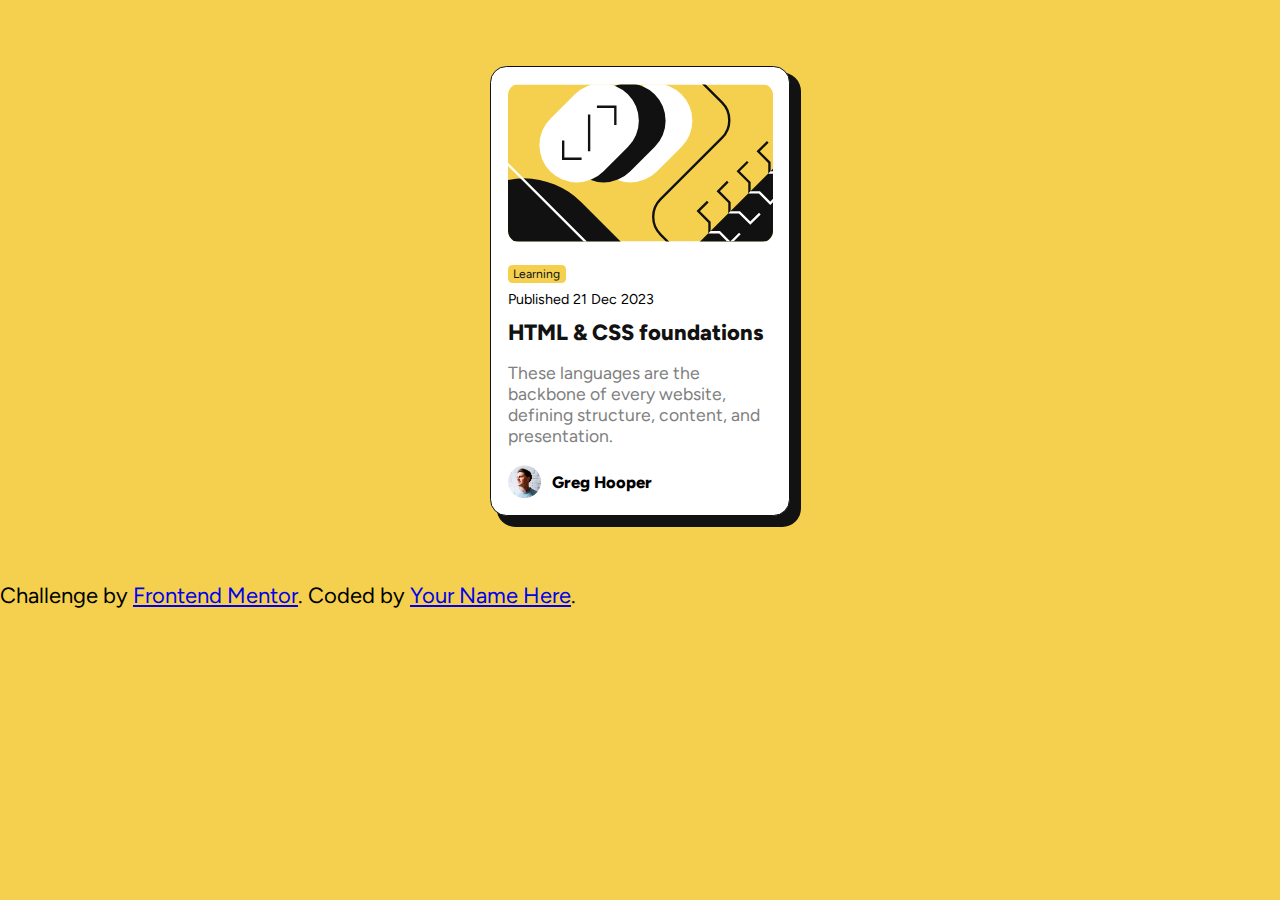
<file: blog-preview-card-main/index.html>
<!DOCTYPE html>
<html lang="en">

<head>
  <meta charset="UTF-8">
  <meta name="viewport" content="width=device-width, initial-scale=1.0">
  <!-- displays site properly based on user's device -->

  <link rel="icon" type="image/png" sizes="32x32" href="./assets/images/favicon-32x32.png">

  <title>Frontend Mentor | Blog preview card</title>
  <link rel="stylesheet" href="styles/styles.css">
</head>

<body>

  <div class="card">
    <img src="assets/images/illustration-article.svg" alt="Card image" class="card-image">
    <div class="card-info">
      <span class="card-tag">
        Learning
      </span>
      <p class="date-published">Published 21 Dec 2023</p>

      <a href="#" class="card-title">HTML & CSS foundations</a>
      <p class="card-description"> These languages are the backbone of every website, defining structure, content, and
        presentation.</p>
      <div class="card-author">
        <img src="assets/images/image-avatar.webp" alt="Card author">
        <p class="card-author-name">Greg Hooper</p>
      </div>
    </div>

  </div>








  <div class="attribution">
    Challenge by <a href="https://www.frontendmentor.io?ref=challenge" target="_blank">Frontend Mentor</a>.
    Coded by <a href="#">Your Name Here</a>.
  </div>
</body>

</html>
</file>
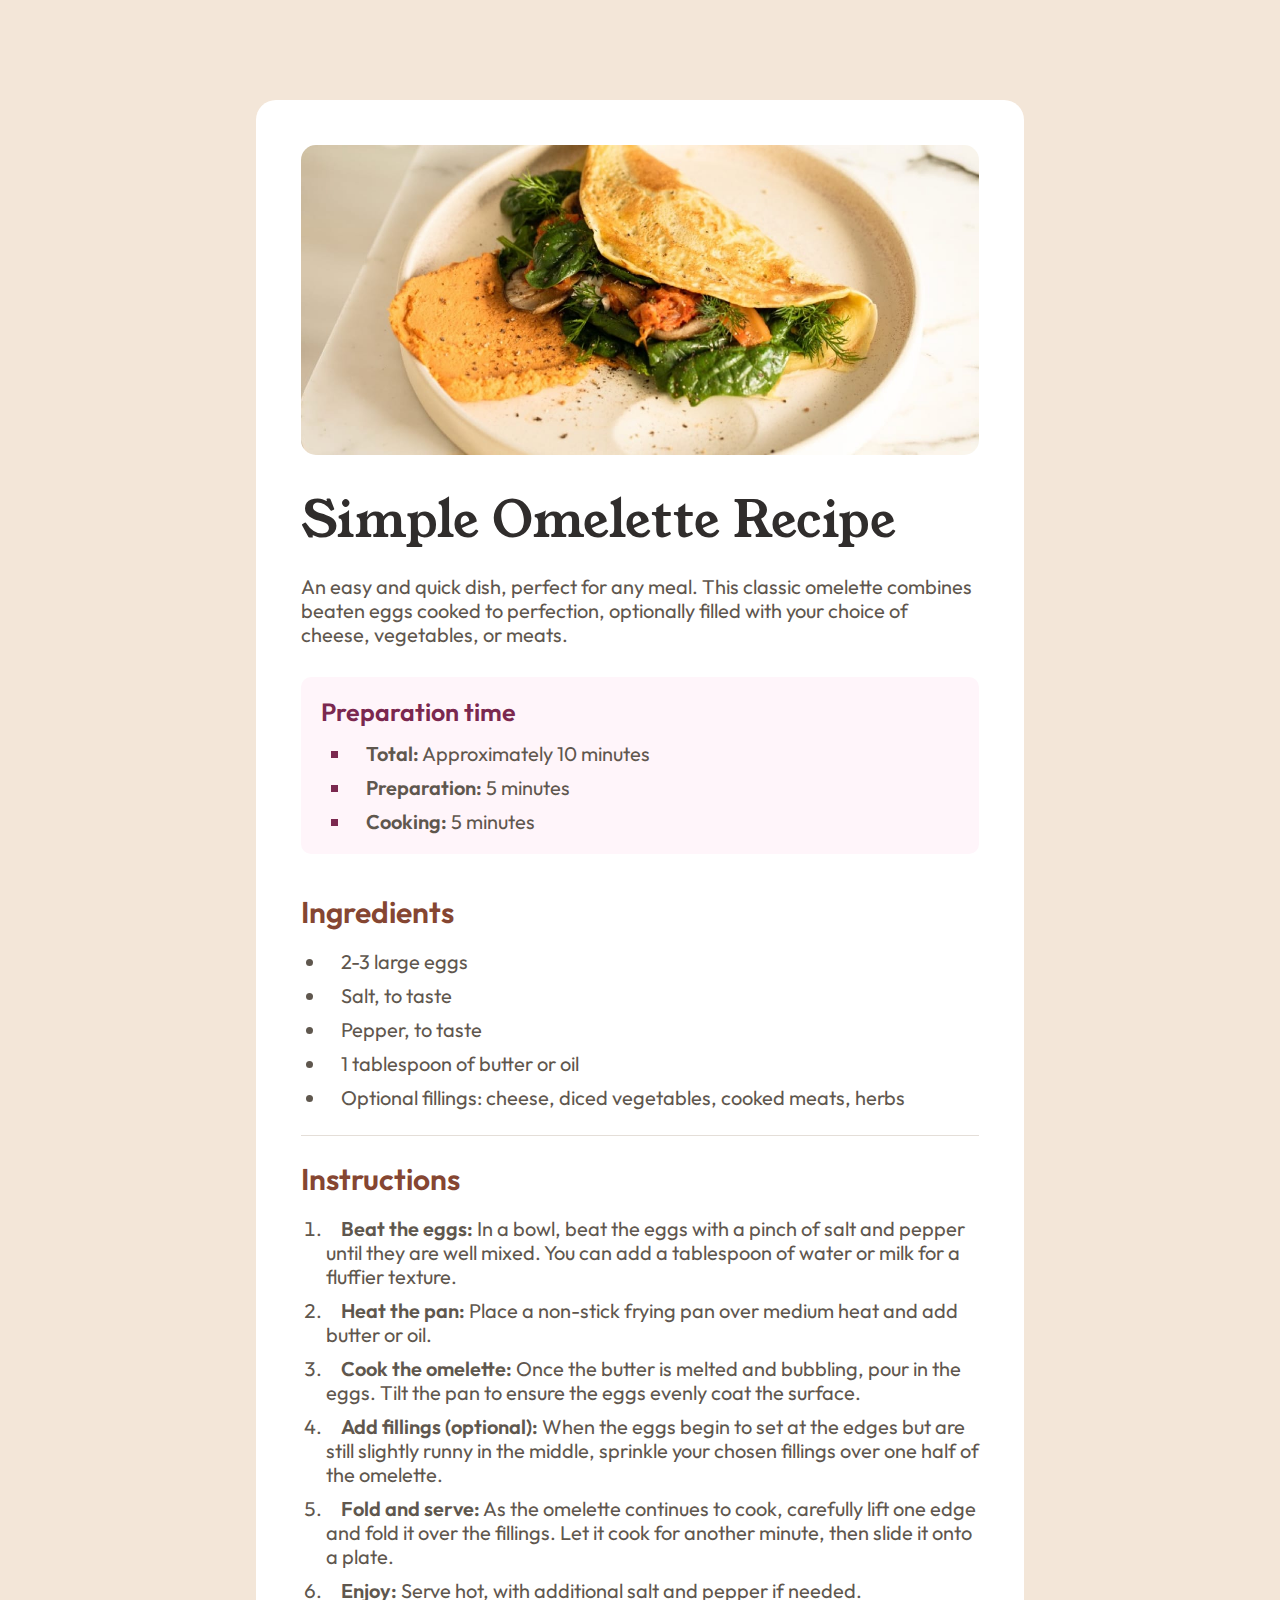
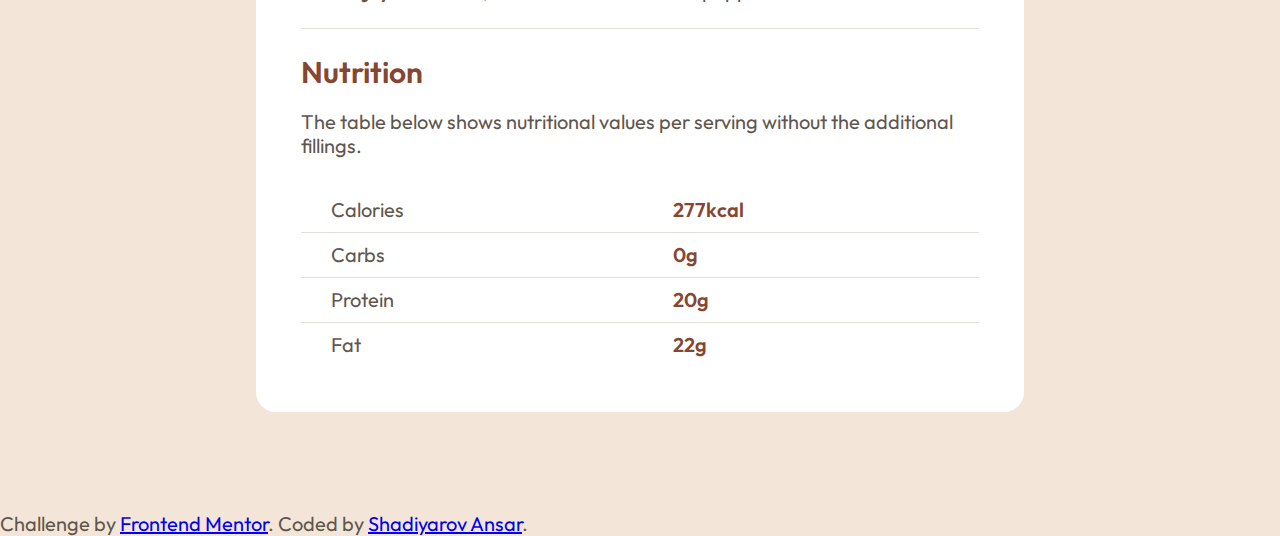
<file: recipe-page-main/index.html>
<!DOCTYPE html>
<html lang="en">

<head>
  <meta charset="UTF-8">
  <meta name="viewport" content="width=device-width, initial-scale=1.0">
  <!-- displays site properly based on user's device -->

  <link rel="icon" type="image/png" sizes="32x32" href="./assets/images/favicon-32x32.png">

  <title>Frontend Mentor | Recipe page</title>

  <link rel="stylesheet" href="styles/styles.css">
</head>

<body>
  <div class="whole-wrapper">

    <img src="assets/images/image-omelette.jpeg" alt="Omelette" class="main-image">

    <div class="mobile-wrapper">

      <h1>
        Simple Omelette Recipe
      </h1>

      <p>
        An easy and quick dish, perfect for any meal. This classic omelette combines beaten eggs cooked
        to perfection, optionally filled with your choice of cheese, vegetables, or meats.
      </p>
    </div>



    <div class="preparation mobile-wrapper">
      <h3>
        Preparation time
      </h3>

      <ul>
        <li>
          <span>Total:</span> Approximately 10 minutes
        </li>
        <li>
          <span>Preparation:</span> 5 minutes
        </li>
        <li>
          <span>Cooking:</span> 5 minutes
        </li>
      </ul>
    </div>


    <div class="ingredients mobile-wrapper">
      <h2>
        Ingredients
      </h2>

      <ul>
        <li>
          <span>
            2-3 large eggs
          </span>
        </li>
        <li>
          <span>
            Salt, to taste
          </span>
        </li>
        <li>
          <span>
            Pepper, to taste
          </span>
        </li>
        <li>
          <span>
            1 tablespoon of butter or oil
          </span>
        </li>
        <li>
          <span>
            Optional fillings: cheese, diced vegetables, cooked meats, herbs
          </span>
        </li>
      </ul>
    </div>


    <div class="instructions mobile-wrapper">
      <h2>
        Instructions
      </h2>

      <ol>
        <li><span>Beat the eggs:</span> In a bowl, beat the eggs with a pinch of salt and pepper until they are well
          mixed.
          You can add a tablespoon of water or milk for a fluffier texture.</li>
        <li><span>Heat the pan:</span> Place a non-stick frying pan over medium heat and add butter or oil.</li>
        <li><span>Cook the omelette:</span> Once the butter is melted and bubbling, pour in the eggs. Tilt the pan to
          ensure
          the eggs evenly coat the surface.</li>
        <li><span>Add fillings (optional):</span> When the eggs begin to set at the edges but are still slightly runny
          in
          the
          middle, sprinkle your chosen fillings over one half of the omelette.</li>
        <li><span>Fold and serve:</span> As the omelette continues to cook, carefully lift one edge and fold it over the
          fillings. Let it cook for another minute, then slide it onto a plate.</li>
        <li><span>Enjoy:</span> Serve hot, with additional salt and pepper if needed.</li>
      </ol>
    </div>

    <div class="nutrition mobile-wrapper">
      <h2>
        Nutrition
      </h2>

      <p>
        The table below shows nutritional values per serving without the additional fillings.
      </p>

      <table>
        <tbody>
          <tr>
            <td>
              Calories
            </td>
            <td class="amount">
              277kcal
            </td>
          </tr>
          <tr>
            <td>
              Carbs
            </td>
            <td class="amount">
              0g
            </td>
          </tr>
          <tr>
            <td>
              Protein
            </td>
            <td class="amount">
              20g
            </td>
          </tr>
          <tr>
            <td>
              Fat
            </td>
            <td class="amount">
              22g
            </td>
          </tr>
        </tbody>
      </table>
    </div>

  </div>

  <div class="attribution">
    Challenge by <a href="https://www.frontendmentor.io?ref=challenge" target="_blank">Frontend Mentor</a>.
    Coded by <a href="https://github.com/shadiyarovv">Shadiyarov Ansar</a>.
  </div>
</body>

</html>
</file>
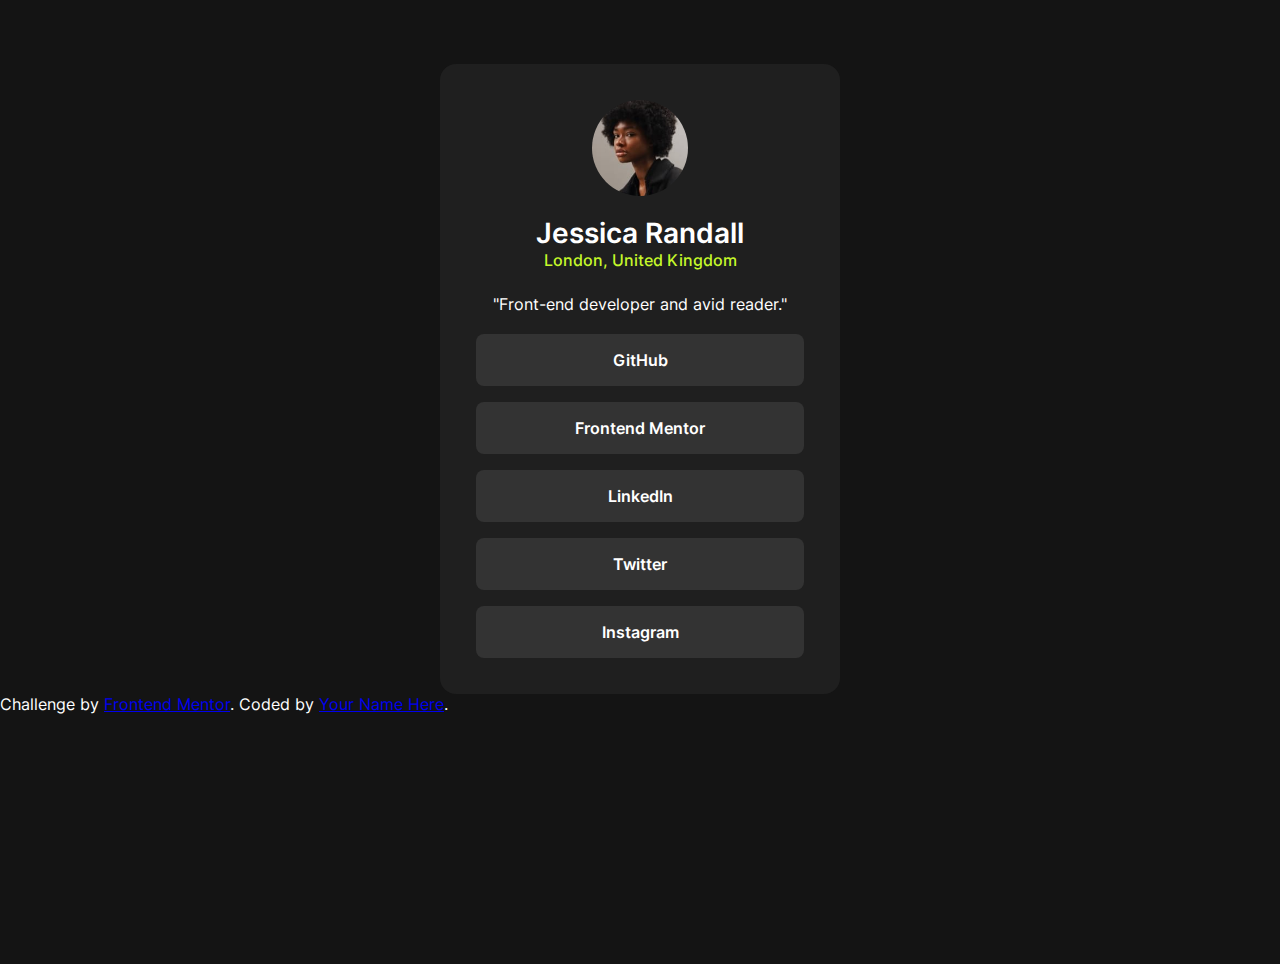
<file: social-links-profile-main/index.html>
<!DOCTYPE html>
<html lang="en">

<head>
  <meta charset="UTF-8">
  <meta name="viewport" content="width=device-width, initial-scale=1.0">
  <!-- displays site properly based on user's device -->

  <link rel="icon" type="image/png" sizes="32x32" href="./assets/images/favicon-32x32.png">

  <title>Frontend Mentor | Social links profile</title>
  <link rel="stylesheet" href="styles/styles.css">
</head>

<body>
  <div class="links-card">
    <img src="assets/images/avatar-jessica.jpeg" alt="profile picture" class="profile-picture">
    <h1 class="user-full-name">
      Jessica Randall
    </h1>
    <p class="user-location">
      London, United Kingdom
    </p>
    <p class="user-bio">
      "Front-end developer and avid reader."
    </p>

    <ul class="user-links">
      <a href="#">
        <li>
          GitHub
        </li>
      </a>
      <a href="#">
        <li>
          Frontend Mentor
        </li>
      </a>
      <a href="#">
        <li>
          LinkedIn
        </li>
      </a>
      <a href="#">
        <li>
          Twitter
        </li>
      </a>
      <a href="#">
        <li>
          Instagram
        </li>
      </a>
    </ul>
  </div>


  <div class="attribution">
    Challenge by <a href="https://www.frontendmentor.io?ref=challenge" target="_blank">Frontend Mentor</a>.
    Coded by <a href="#">Your Name Here</a>.
  </div>
</body>

</html>
</file>
<file: blog-preview-card-main/styles/styles.css>
:root {
  --yellow: hsl(47, 88%, 63%);
  --white: hsl(0, 0%, 100%);
  --grey: hsl(0, 0%, 50%);
  --black: hsl(0, 0%, 7%);
  --normal: 500;
  --bold: 800;
}

@font-face {
  font-family: "Figtree";
  src: url("../assets/fonts/Figtree-VariableFont_wght.ttf");
}

@font-face {
  font-family: "Figtree Italic";
  src: url("../assets/fonts/Figtree-Italic-VariableFont_wght.ttf");
}

html {
  font-size: 16px;
}

* {
  padding: 0;
  margin: 0;
  box-sizing: border-box;
}

body {
  font-family: "Figtree";
  background-color: var(--yellow);
}

.card {
  width: 90%;
  margin: 3rem auto;
  padding: 0.75rem;
  border: 1px solid var(--black);
  border-radius: 0.75rem;
  background-color: var(--white);
  box-shadow: 0.4rem 0.4rem 0 0.1rem var(--black);
}

.card .card-image {
  width: 100%;
  border-radius: 0.5rem;
  margin-bottom: 0.4rem;
}

.card-info .card-tag {
  display: inline-block;
  background-color: var(--yellow);
  color: var(--black);
  font-size: 0.55rem;
  padding: 0.1rem 0.25rem;
  border-radius: 0.2rem;
  margin-bottom: 0.3rem;
}

.card-info .date-published {
  font-size: 0.65rem;
  margin-bottom: 0.5rem;
}

.card-info .card-title {
  display: inline-block;
  font-size: 1rem;
  font-weight: var(--bold);
  margin-bottom: 0.75rem;
  color: var(--black);
  text-decoration: none;
}

.card-info .card-title:hover {
  color: var(--yellow);
}

.card-info .card-description {
  font-size: 0.8rem;
  color: var(--grey);
  margin-bottom: 0.85rem;
}

.card-info .card-author {
  display: flex;
  gap: 0.5rem;
  align-items: center;
}

.card-author img {
  width: 1.5rem;
}

.card-author .card-author-name {
  font-size: 0.75rem;
  font-weight: var(--bold);
}

@media only screen and (min-width: 400px) {
  .card {
    width: 300px;
  }

}

@media only screen and (min-width: 400px) and (max-width: 750px) {
  html {
    font-size: 18px;
  }

}

@media only screen and (min-width: 750px){
  html {
    font-size: 22px;
  }
}
</file>
<file: recipe-page-main/styles/styles.css>
/* @import url('https://fonts.google.com/specimen/Young+Serif');
@import url('https://fonts.google.com/specimen/Outfit'); */
@font-face {
  font-family: "Young Serif";
  src: url("../assets/fonts/young-serif/YoungSerif-Regular.ttf")
}

@font-face {
  font-family: "Outfit";
  src: url("../assets/fonts/outfit/Outfit-VariableFont_wght.ttf")
}

html {
  font-size: 20px;
}

* {
  padding: 0;
  margin: 0;
  box-sizing: border-box;
}

.whole-wrapper {
  width: 60%;
  margin: 100px auto;
  border-radius: 20px;
  background-color: white;
  padding: 2.25rem;
}

body {
  color: hsl(30, 10%, 34%);
  background-color: hsl(30, 54%, 90%);
  line-height: 1.2;
  font-family: "Outfit";
}

.main-image {
  width: 100%;
  border-radius: 15px;
  margin-bottom: 1.5rem;
}

h1 {
  margin-bottom: 1.25rem;
  font-size: 2.5rem;
  color: hsl(24, 5%, 18%);
  font-weight: 400;
  font-family: "Young Serif";
}

h2 {
  margin-bottom: 1rem;
}

h3 {
  margin-bottom: 0.75rem;
}

p {
  margin-bottom: 1.5rem;
}

.preparation {
  background-color: hsl(330, 100%, 98%);
  padding: 20px;
  border-radius: 10px;
  margin-bottom: 2rem;
}

.preparation h3 {
  font-size: 1.25rem;
  color: hsl(332, 51%, 32%);
  font-weight: 600;
}

.preparation ul {
  margin-left: 1.5rem;
  list-style-type: square;
  font-size: 1rem;
  display: flex;
  flex-direction: column;
  gap: 10px;
}

.preparation ul li {
  font-size: 1rem;
}


.preparation ul li::marker {
  color: hsl(332, 51%, 32%);
}

.preparation ul span {
  font-weight: 600;
  margin-left: 0.75rem;
}

.ingredients h2,
.instructions h2,
.nutrition h2,
.nutrition .amount {
  color: hsl(14, 45%, 36%);
  font-weight: 600;
}

.ingredients ul,
.instructions ol {
  margin-left: 1.25rem;
  display: flex;
  flex-direction: column;
  gap: 0.5rem;
}

.ingredients ul li span,
.instructions ol li span {
  margin-left: 0.75rem;
}

.ingredients,
.instructions {
  padding-bottom: 1.25rem;
  border-bottom: 1px solid hsl(30, 18%, 87%);
  margin-bottom: 1.25rem;
}

.instructions span {
  font-weight: 600;
}

.nutrition table {
  border-collapse: collapse;
  width: 100%;
}

.nutrition table tbody tr {
  border-bottom: 1px solid hsl(30, 18%, 87%);
}

.nutrition table tbody tr:last-child {
  border: none;
}

.nutrition table tbody tr td {
  padding: 0.5rem 1.5rem;

}

@media only screen and (max-width: 1200px) {
  html {
    font-size: 18px;
  }

  body p {
    line-height: 1.5;
  }

  .whole-wrapper {
    width: 80%;
    margin: 1.25rem auto;
    border-radius: 1rem;
    padding: 1rem;
  }

  .main-image {
    border-radius: 0.75rem;
  }

  .mobile-wrapper {
    margin-left: 1.5rem;
    margin-right: 1.5rem;
  }
}

@media only screen and (max-width: 700px) {
  html {
    font-size: 16px;
  }

  .whole-wrapper {
    width: 90%;
  }
}

@media only screen and (max-width: 500px) {
  html {
    font-size: 12px;
  }

  .whole-wrapper {
    width: 100%;
    margin: 0;
    border-radius: 0;
    padding: 0;
  }

  .main-image {
    border-radius: 0;
  }
}
</file>
<file: social-links-profile-main/styles/styles.css>
@font-face {
  font-family: "Inter Variable";
  src: url("../assets/fonts/Inter-VariableFont_slnt\,wght.ttf");
}

:root {
  /* - White: 
- Grey: 
- Dark Grey: 
- Off Black:  */
  --green: hsl(75, 94%, 57%);
  --white: hsl(0, 0%, 100%);
  --grey: hsl(0, 0%, 20%);
  --dark_grey: hsl(0, 0%, 12%);
  --off_black: hsl(0, 0%, 8%);
}

* {
  margin: 0;
  padding: 0;
  box-sizing: border-box;
}

body {
  height: 100vh;
  background-color: var(--off_black);
  color: white;
  font-family: "Inter Variable";
}

.links-card {
  background-color: var(--dark_grey);
  width: 25rem;
  padding: 2.25rem;
  display: flex;
  flex-direction: column;
  align-items: center;
  border-radius: 1rem;
  margin: 4rem auto 0;
}

.profile-picture {
  border-radius: 50%;
  width: 6rem;
  margin-bottom: 1.25rem;
}

.user-full-name {
  font-size: 1.75rem;
  font-weight: 600;
}

.user-location {
  color: var(--green);
  margin-bottom: 1.5rem;
  font-weight: 500;
}

.user-bio {
  margin-bottom: 1.25rem;
}

.user-links {
  display: flex;
  flex-direction: column;
  width: 100%;
  list-style-type: none;
  gap: 1rem;
}

.user-links li {
  background-color: var(--grey);
  text-align: center;
  border-radius: 0.5rem;
  padding: 1rem;
}

.user-links a {
  color: var(--white);
  text-decoration: none;
  font-weight: 600;
}

@media only screen and (max-width: 700px) {
  html {
    font-size: 10px;
  }
}

@media only screen and (max-width: 375px) {
  html {
    font-size: 6px;
  }
}
</file>
